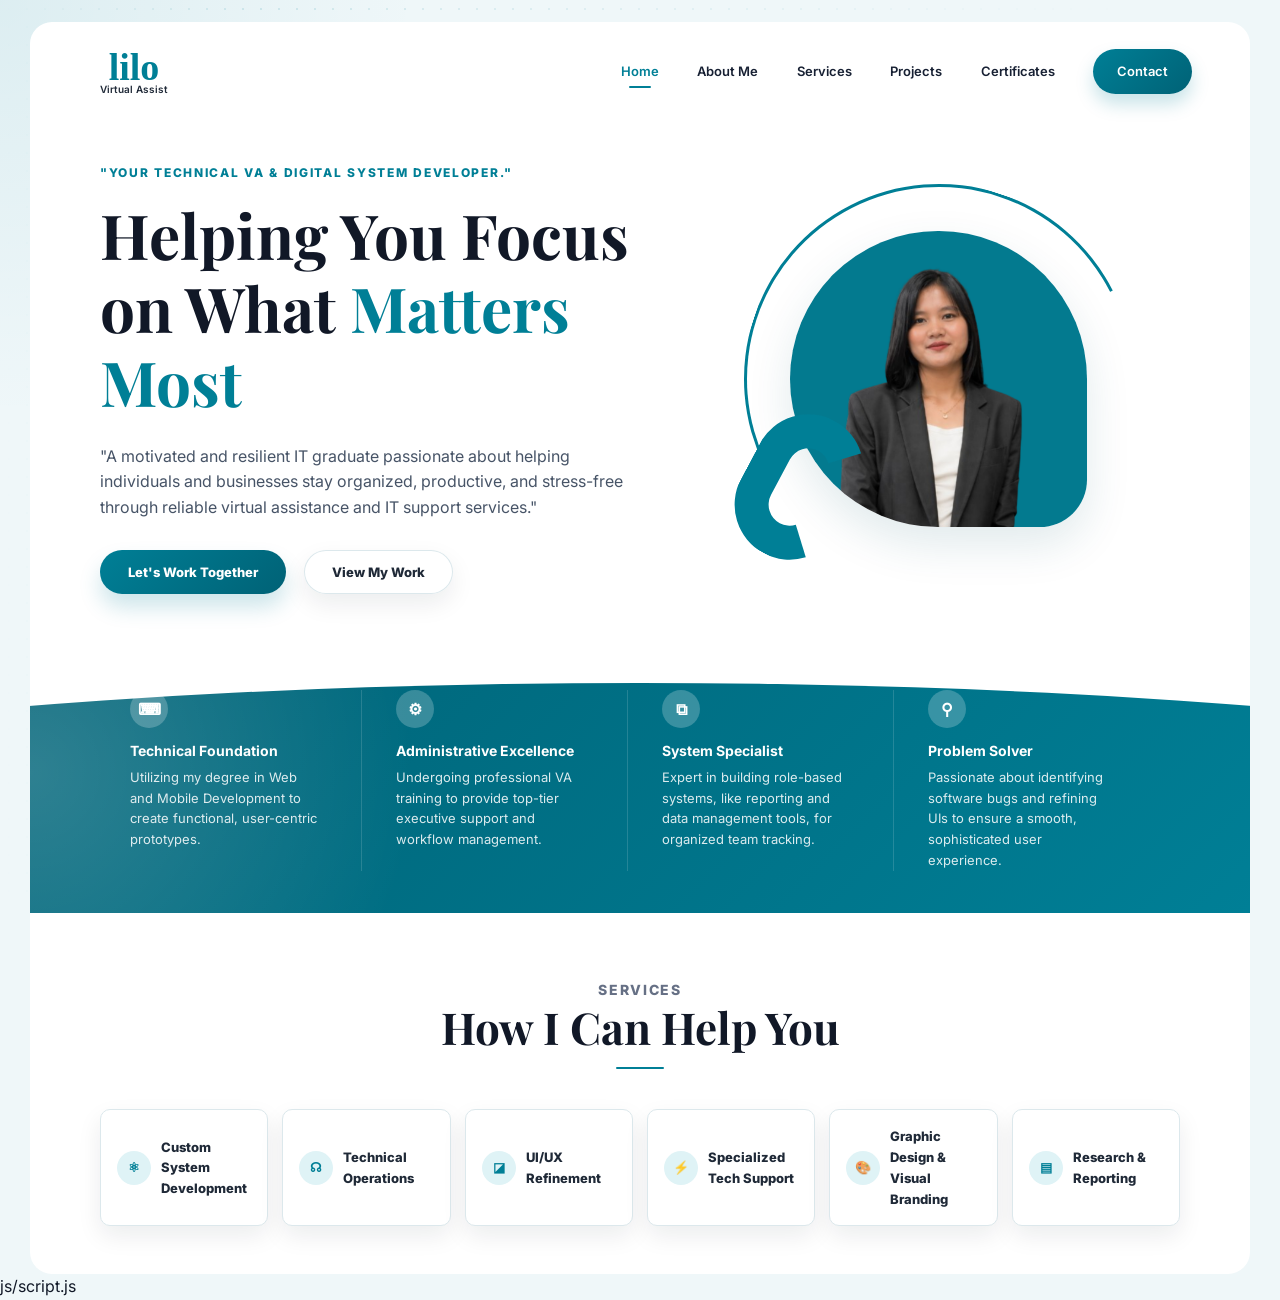
<file: index.html>
<!DOCTYPE html>
<html lang="en">
<head>
  <meta charset="UTF-8">
  <meta name="viewport" content="width=device-width, initial-scale=1.0">
  <title>Lilo Virtual Assist | Home</title>
<link rel="preconnect" href="https://fonts.googleapis.com">
  <link rel="preconnect" href="https://fonts.gstatic.com" crossorigin>
  <link href="https://fonts.googleapis.com/css2?family=Inter:wght@400;500;600;700&family=Playfair+Display:wght@600;700&display=swap" rel="stylesheet">
  <link rel="stylesheet" href="css/style.css">
</head>
<body>
  <header class="site-header">
    <nav class="navbar">
      <a href="index.html" class="logo" aria-label="Lilo Virtual Assist home">
        <span>lilo</span>
        <small>Virtual Assist</small>
      </a>
      <button class="nav-toggle" type="button" aria-label="Open menu" aria-expanded="false">
        <span></span>
        <span></span>
        <span></span>
      </button>
      <ul class="nav-links">
        <li><a href="index.html" class="active">Home</a></li>
        <li><a href="about.html">About Me</a></li>
        <li><a href="services.html">Services</a></li>
        <li><a href="projects.html">Projects</a></li>
        <li><a href="certificates.html">Certificates</a></li>
        <li><a href="contact.html" class="nav-contact">Contact</a></li>
      </ul>
    </nav>
  </header>

  <main>
    <section class="hero section-shell">
      <div class="hero-copy">
        <p class="eyebrow">"Your Technical VA & Digital System Developer."</p>
        <h1>Helping You Focus on What <span>Matters Most</span></h1>
        <p class="lead">"A motivated and resilient IT graduate passionate 
  about helping individuals and businesses stay organized, productive, 
  and stress-free through reliable virtual assistance and IT support services." </p>
        <div class="action-row">
          <a href="contact.html" class="btn btn-primary">Let's Work Together</a>
          <a href="projects.html" class="btn btn-light">View My Work</a>
        </div>
      </div>
      <div class="portrait-wrap hero-visual">
        <div class="ring ring-large"></div>
        <img src="images/about-workspace.jpg" alt="Laptop on an organized virtual assistant desk">
        <div class="loop-shape"></div>
      </div>
    </section>
    <!-- Trust Band Section -->
    <section class="trust-band">
      <div class="trust-item">
        <!-- ⌨ (Keyboard/Tech) representing your IT Degree & Development background -->
        <span class="icon">⌨</span>
        <strong>Technical Foundation</strong>
        <p>Utilizing my degree in Web and Mobile Development to create functional, user-centric prototypes.</p>
      </div>
      <div class="trust-item">
        <!-- ⚙ (Gear/Operations) representing VA Training & Workflow Management -->
        <span class="icon">⚙</span>
        <strong>Administrative Excellence</strong>
        <p>Undergoing professional VA training to provide top-tier executive support and workflow management.</p>
      </div>
      <div class="trust-item">
        <!-- ⧉ (Layers/System) representing Role-Based Systems & Organization -->
        <span class="icon">⧉</span>
        <strong>System Specialist</strong>
        <p>Expert in building role-based systems, like reporting and data management tools, for organized team tracking.</p>
      </div>
      <div class="trust-item">
        <!-- ⚲ (Search/Debug) representing Bug Fixing & UI Refinement -->
        <span class="icon">⚲</span>
        <strong>Problem Solver</strong>
        <p>Passionate about identifying software bugs and refining UIs to ensure a smooth, sophisticated user experience.</p>
      </div>
    </section>

    <!-- Services Preview Section -->
    <section class="services-preview section-shell">
      <div class="section-heading">
        <p class="eyebrow">Services</p>
        <h2>How I Can Help You</h2>
      </div>
      <div class="mini-services">
        <!-- ⚛ (Atom/Structure) for Development -->
        <a href="services.html" class="mini-card"><span>⚛</span>Custom System Development</a>
        
        <!-- ☊ (Support/Operations) for Technical Ops -->
        <a href="services.html" class="mini-card"><span>☊</span>Technical Operations</a>
        
        <!-- ◪ (Layout/Interface) for UI/UX -->
        <a href="services.html" class="mini-card"><span>◪</span>UI/UX Refinement</a>
        
        <!-- ⚡ (Fast/Specialized) for Tech Support & Hardware like Starlink -->
        <a href="services.html" class="mini-card"><span>⚡</span>Specialized Tech Support</a>
        
        <!-- 🎨 (Palette) for Graphic Design & Branding -->
        <a href="services.html" class="mini-card"><span>🎨</span>Graphic Design & Visual Branding</a>
        
        <!-- ▤ (Report/Document) for Data Research -->
        <a href="services.html" class="mini-card"><span>▤</span>Research &amp; Reporting</a>
      </div>
    </section>
  </main>
  <script src="js/script.js"></script>
</body>
</html>
js/script.js
</file>
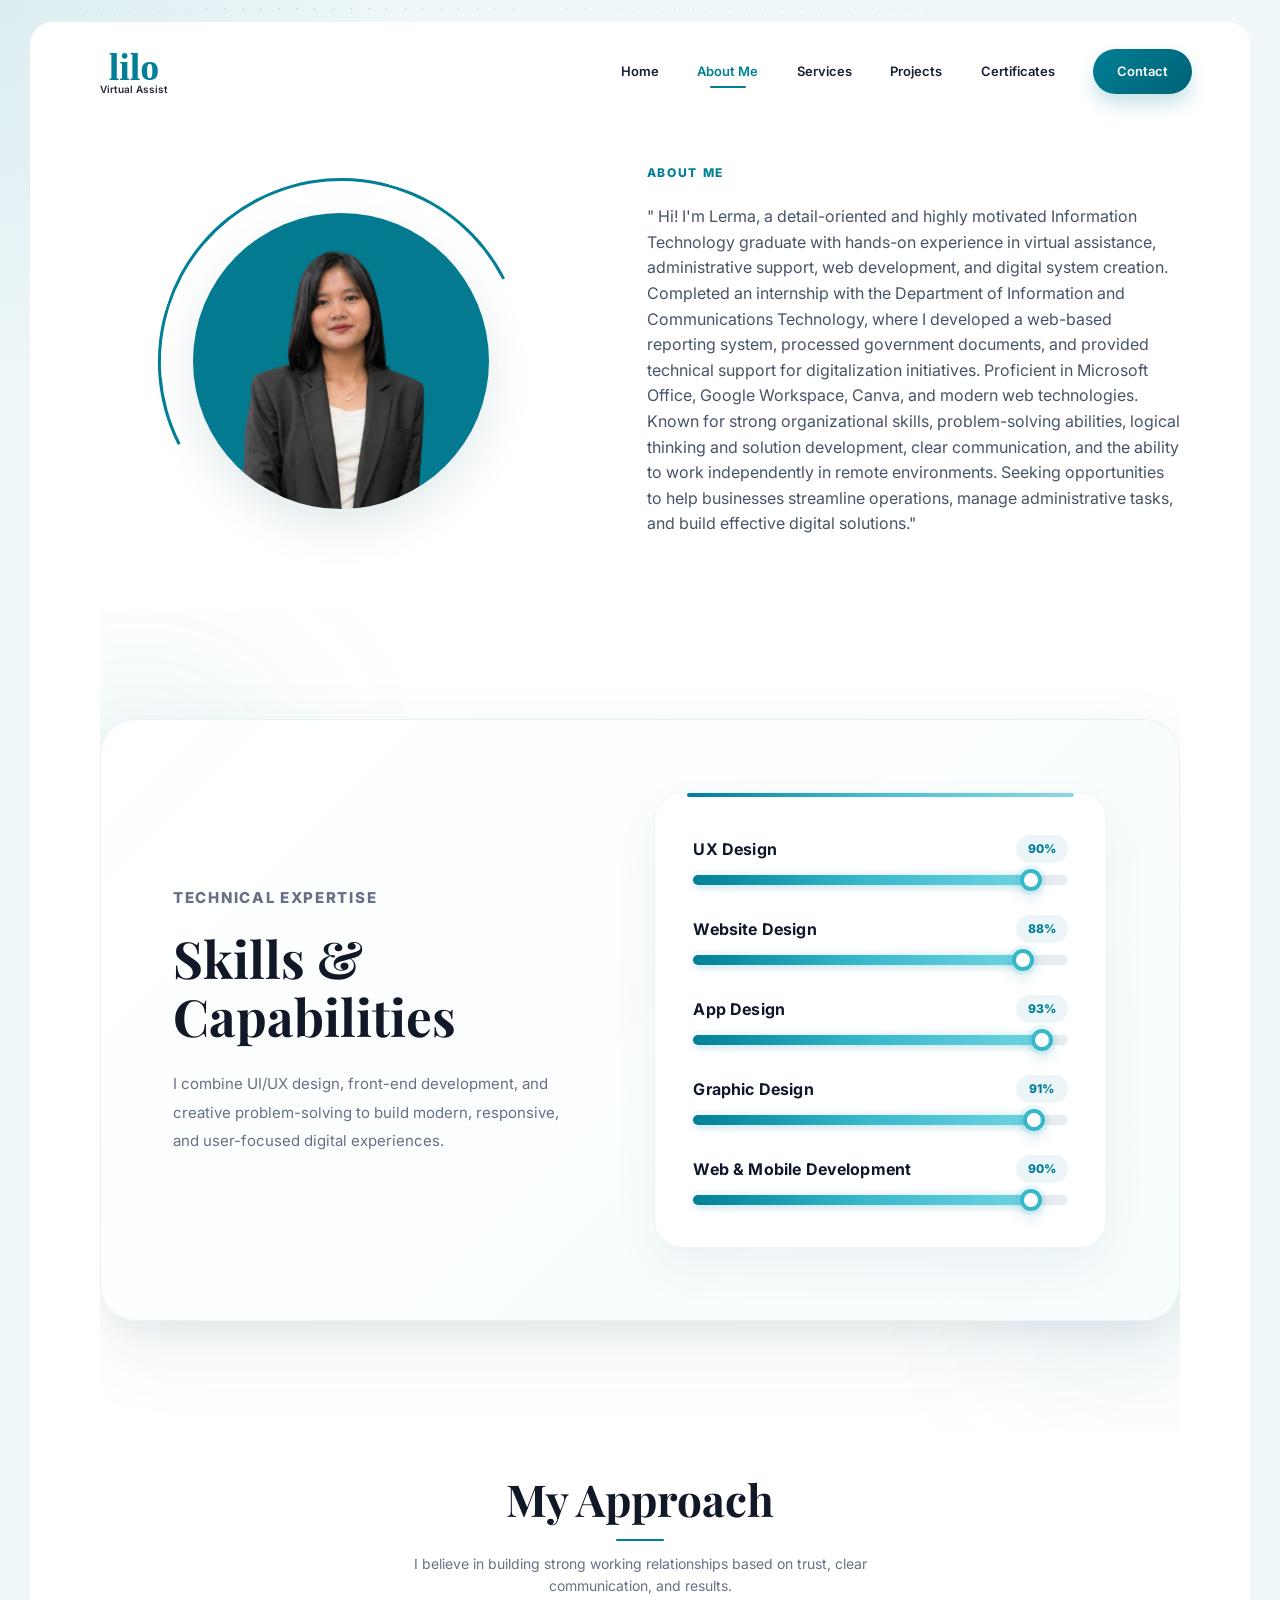
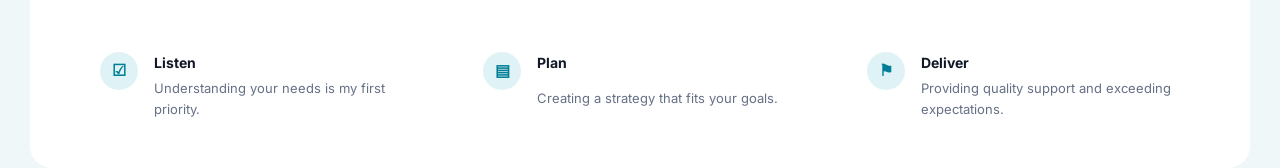
<file: about.html>
<!DOCTYPE html>
<html lang="en">
<head>
  <meta charset="UTF-8">
  <meta name="viewport" content="width=device-width, initial-scale=1.0">
  <title>Lilo Virtual Assist | About Me</title>
  <link rel="preconnect" href="https://fonts.googleapis.com">
  <link rel="preconnect" href="https://fonts.gstatic.com" crossorigin>
  <link href="https://fonts.googleapis.com/css2?family=Inter:wght@400;500;600;700&family=Playfair+Display:wght@600;700&display=swap" rel="stylesheet">
  <link rel="stylesheet" href="css/style.css">
</head>
<body>
  <header class="site-header">
    <nav class="navbar">
      <a href="index.html" class="logo"><span>lilo</span><small>Virtual Assist</small></a>
      <button class="nav-toggle" type="button" aria-label="Open menu" aria-expanded="false"><span></span><span></span><span></span></button>
      <ul class="nav-links">
        <li><a href="index.html">Home</a></li>
        <li><a href="about.html" class="active">About Me</a></li>
        <li><a href="services.html">Services</a></li>
        <li><a href="projects.html">Projects</a></li>
        <li><a href="certificates.html">Certificates</a></li>
        <li><a href="contact.html" class="nav-contact">Contact</a></li>
      </ul>
    </nav>
  </header>

  <main>
    <section class="about-hero section-shell">
      <div class="portrait-wrap about-visual">
        <div class="ring"></div>
        <img src="images/about-workspace.jpg" alt="Organized desk with laptop and flowers">
      </div>
      <div class="about-copy">
        <p class="eyebrow">About Me</p>
        <p>"      Hi! I'm Lerma, a detail-oriented and highly motivated Information Technology graduate with hands-on experience in virtual assistance, administrative support, web development, and digital system creation. Completed an internship with the Department of Information and Communications Technology, where I developed a web-based reporting system, processed government documents, and provided technical support for digitalization initiatives. Proficient in Microsoft Office, Google Workspace, Canva, and modern web technologies. Known for strong organizational skills, problem-solving
          abilities, logical thinking and solution development, clear communication, and the ability to work independently in remote environments. Seeking opportunities to help businesses streamline operations, manage administrative tasks, and build effective digital solutions."</p>
      </div>
    </section>
<!-- =========================
     SKILLS SECTION
     ========================= -->
<section class="skills-section section-shell">
    <div class="skills-layout">
      
      <!-- Left Content -->
      <div class="skills-intro">
        <p class="eyebrow">Technical Expertise</p>
        <h2>Skills & Capabilities</h2>
        <p>
          I combine UI/UX design, front-end development, and creative problem-solving
          to build modern, responsive, and user-focused digital experiences.
        </p>
      </div>

      <!-- Right Content -->
      <div class="skills-panel">

        <!-- Skill Item -->
        <div class="skill">
          <div class="skill-header">
            <h4>UX Design</h4>
            <span class="skill-percent">90%</span>
          </div>
          <div class="skill-bar">
            <span class="skill-progress" style="width: 90%;">
              <span class="skill-dot"></span>
            </span>
          </div>
        </div>

        <!-- Skill Item -->
        <div class="skill">
          <div class="skill-header">
            <h4>Website Design</h4>
            <span class="skill-percent">88%</span>
          </div>
          <div class="skill-bar">
            <span class="skill-progress" style="width: 88%;">
              <span class="skill-dot"></span>
            </span>
          </div>
        </div>

        <!-- Skill Item -->
        <div class="skill">
          <div class="skill-header">
            <h4>App Design</h4>
            <span class="skill-percent">93%</span>
          </div>
          <div class="skill-bar">
            <span class="skill-progress" style="width: 93%;">
              <span class="skill-dot"></span>
            </span>
          </div>
        </div>

        <!-- Skill Item -->
        <div class="skill">
          <div class="skill-header">
            <h4>Graphic Design</h4>
            <span class="skill-percent">91%</span>
          </div>
          <div class="skill-bar">
            <span class="skill-progress" style="width: 91%;">
              <span class="skill-dot"></span>
            </span>
          </div>
        </div>

        <!-- Skill Item -->
        <div class="skill">
          <div class="skill-header">
            <h4>Web & Mobile Development</h4>
            <span class="skill-percent">90%</span>
          </div>
          <div class="skill-bar">
            <span class="skill-progress" style="width: 90%;">
              <span class="skill-dot"></span>
            </span>
          </div>
        </div>

      </div>
    </div>
</section>
    <section class="approach section-shell">
      <div class="section-heading">
        <h2>My Approach</h2>
        <p>I believe in building strong working relationships based on trust, clear communication, and results.</p>
      </div>
      <div class="approach-grid">
        <article>
          <span class="icon">☑</span>
          <h3>Listen</h3>
          <p>Understanding your needs is my first priority.</p>
        </article>
        <article>
          <span class="icon">▤</span>
          <h3>Plan</h3>
          <p>Creating a strategy that fits your goals.</p>
        </article>
        <article>
          <span class="icon">⚑</span>
          <h3>Deliver</h3>
          <p>Providing quality support and exceeding expectations.</p>
        </article>
      </div>
    </section>
  </main>

  <script src="js/script.js"></script>
</body>
</html>
</file>
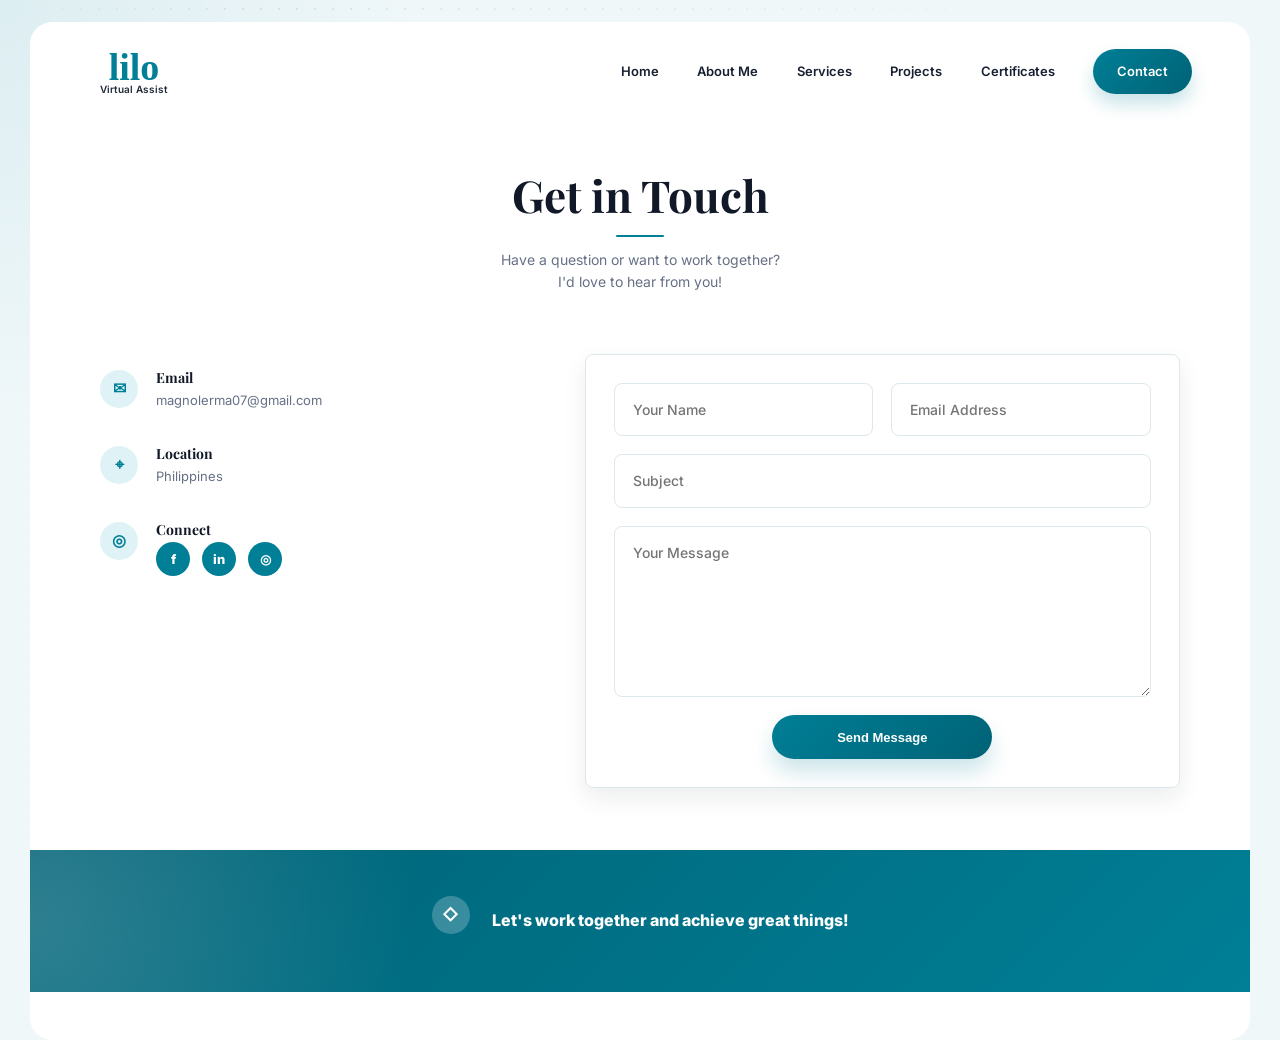
<file: contact.html>
<!DOCTYPE html>
<html lang="en">
<head>
  <meta charset="UTF-8">
  <meta name="viewport" content="width=device-width, initial-scale=1.0">
  <title>Lilo Virtual Assist | Contact</title>
  <link rel="preconnect" href="https://fonts.googleapis.com">
  <link rel="preconnect" href="https://fonts.gstatic.com" crossorigin>
  <link href="https://fonts.googleapis.com/css2?family=Inter:wght@400;500;600;700&family=Playfair+Display:wght@600;700&display=swap" rel="stylesheet">
  <link rel="stylesheet" href="css/style.css">
</head>
<body>
  <header class="site-header">
    <nav class="navbar">
      <a href="index.html" class="logo"><span>lilo</span><small>Virtual Assist</small></a>
      <button class="nav-toggle" type="button" aria-label="Open menu" aria-expanded="false"><span></span><span></span><span></span></button>
      <ul class="nav-links">
        <li><a href="index.html">Home</a></li>
        <li><a href="about.html">About Me</a></li>
        <li><a href="services.html">Services</a></li>
        <li><a href="projects.html">Projects</a></li>
        <li><a href="certificates.html">Certificates</a></li>
        <li><a href="contact.html" class="nav-contact active">Contact</a></li>
      </ul>
    </nav>
  </header>

  <main>
    <section class="page-title section-shell">
      <h1>Get in Touch</h1>
      <p>Have a question or want to work together?<br>I'd love to hear from you!</p>
    </section>

    <section class="contact-layout section-shell">
      <div class="contact-info">
        <article><span class="icon">✉</span><div><h2>Email</h2><p>magnolerma07@gmail.com</p></div></article>
        <!-- <article><span class="icon">☏</span><div><h2>Phone</h2><p>+63 912 345 6789</p></div></article> -->
        <article><span class="icon">⌖</span><div><h2>Location</h2><p>Philippines</p></div></article>
        <article><span class="icon">◎</span><div><h2>Connect</h2><p class="socials">
          <a href="https://web.facebook.com/profile.php?id=61566629198954" aria-label="Facebook">f</a>
          <a href="https://www.linkedin.com/in/lerma-magno/" aria-label="LinkedIn">in</a>
          <a href="https://www.instagram.com/lilovirtualassist/" aria-label="Instagram">◎</a></p></div></article>
      </div>

      <form class="contact-form" action="https://formsubmit.co/magnolerma07@gmail.com" method="POST">
        <input type="hidden" name="_subject" value="New message from Lilo Virtual Assist portfolio">
        <input type="hidden" name="_template" value="table">
        <input type="hidden" name="_captcha" value="false">
        <input type="text" name="_honey" autocomplete="off" tabindex="-1" hidden>
        <div class="form-row">
          <input type="text" name="name" placeholder="Your Name" required>
          <input type="email" name="email" placeholder="Email Address" required>
        </div>
        <input type="text" name="subject" placeholder="Subject" required>
        <textarea name="message" rows="7" placeholder="Your Message" required></textarea>
        <button type="submit" class="btn btn-primary">Send Message</button>
      </form>
    </section>

    <section class="footer-band">
      <span class="icon">◇</span>
      <p>Let's work together and achieve great things!</p>
    </section>
  </main>

  <div class="contact-success-modal" id="contactSuccessModal" hidden>
    <div class="contact-success-card" role="status" aria-live="polite">
      <span class="icon">OK</span>
      <h2>Request Submitted</h2>
      <p>Thank you for reaching out. Redirecting you to the home page...</p>
    </div>
  </div>

  <script src="js/script.js"></script>
</body>
</html>
</file>
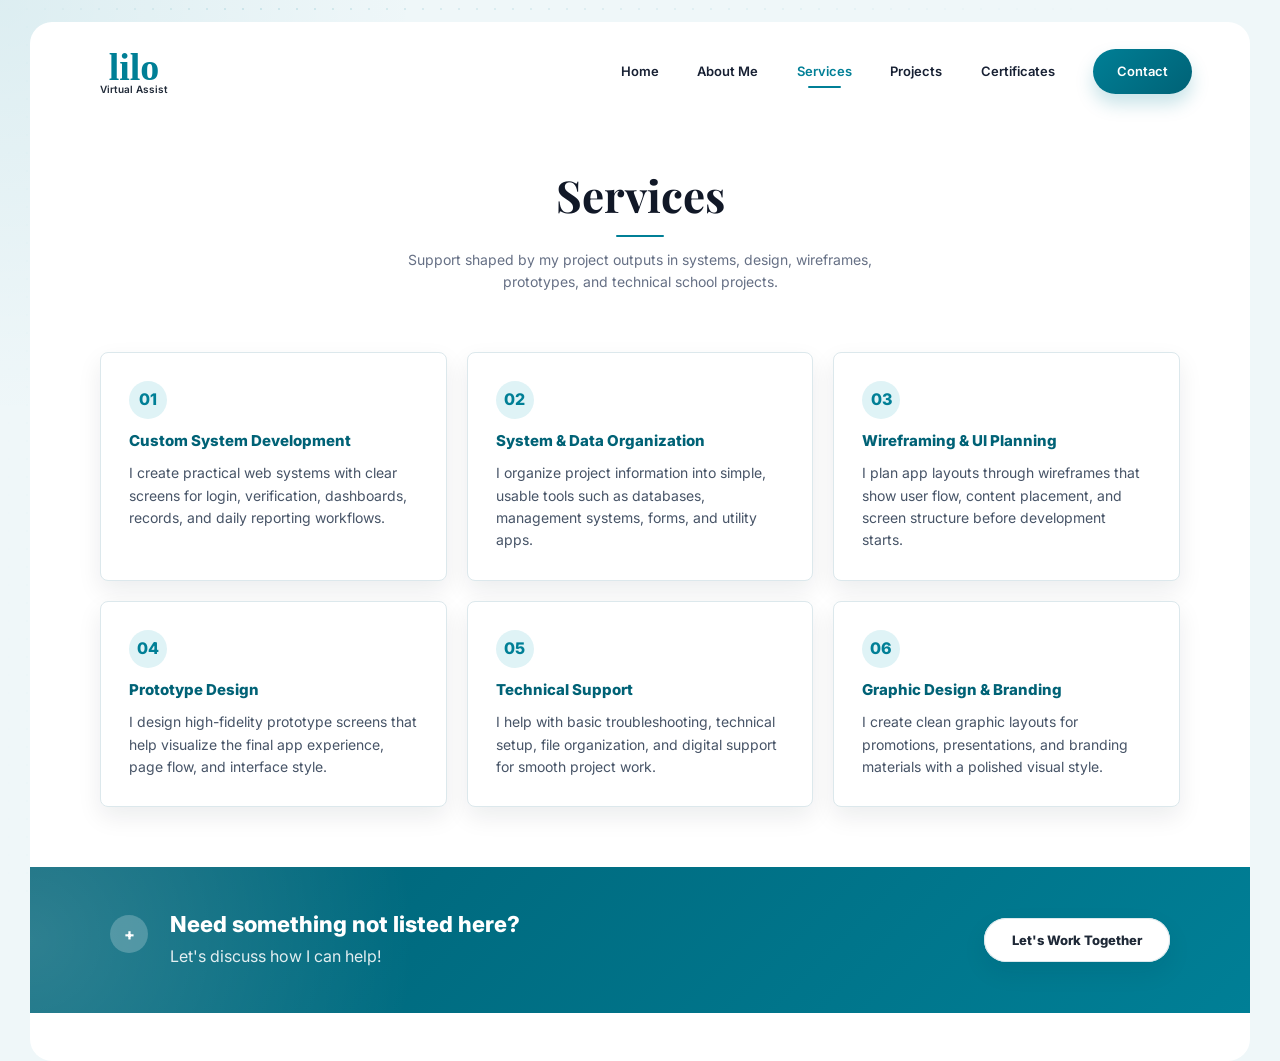
<file: services.html>
<!DOCTYPE html>
<html lang="en">
<head>
  <meta charset="UTF-8">
  <meta name="viewport" content="width=device-width, initial-scale=1.0">
  <title>Lilo Virtual Assist | Services</title>
  <link rel="preconnect" href="https://fonts.googleapis.com">
  <link rel="preconnect" href="https://fonts.gstatic.com" crossorigin>
  <link href="https://fonts.googleapis.com/css2?family=Inter:wght@400;500;600;700&family=Playfair+Display:wght@600;700&display=swap" rel="stylesheet">
  <link rel="stylesheet" href="css/style.css">
</head>
<body>
  <header class="site-header">
    <nav class="navbar">
      <a href="index.html" class="logo"><span>lilo</span><small>Virtual Assist</small></a>
      <button class="nav-toggle" type="button" aria-label="Open menu" aria-expanded="false"><span></span><span></span><span></span></button>
      <ul class="nav-links">
        <li><a href="index.html">Home</a></li>
        <li><a href="about.html">About Me</a></li>
        <li><a href="services.html" class="active">Services</a></li>
        <li><a href="projects.html">Projects</a></li>
        <li><a href="certificates.html">Certificates</a></li>
        <li><a href="contact.html" class="nav-contact">Contact</a></li>
      </ul>
    </nav>
  </header>

  <main>
    <section class="page-title section-shell">
      <h1>Services</h1>
      <p>Support shaped by my project outputs in systems, design, wireframes, prototypes, and technical school projects.</p>
    </section>

    <section class="service-grid section-shell">
      <article class="service-card">
        <span class="icon">01</span>
        <h2>Custom System Development</h2>
        <p>I create practical web systems with clear screens for login, verification, dashboards, records, and daily reporting workflows.</p>
      </article>

      <article class="service-card">
        <span class="icon">02</span>
        <h2>System &amp; Data Organization</h2>
        <p>I organize project information into simple, usable tools such as databases, management systems, forms, and utility apps.</p>
      </article>

      <article class="service-card">
        <span class="icon">03</span>
        <h2>Wireframing &amp; UI Planning</h2>
        <p>I plan app layouts through wireframes that show user flow, content placement, and screen structure before development starts.</p>
      </article>

      <article class="service-card">
        <span class="icon">04</span>
        <h2>Prototype Design</h2>
        <p>I design high-fidelity prototype screens that help visualize the final app experience, page flow, and interface style.</p>
      </article>

      <article class="service-card">
        <span class="icon">05</span>
        <h2>Technical Support</h2>
        <p>I help with basic troubleshooting, technical setup, file organization, and digital support for smooth project work.</p>
      </article>

      <article class="service-card">
        <span class="icon">06</span>
        <h2>Graphic Design &amp; Branding</h2>
        <p>I create clean graphic layouts for promotions, presentations, and branding materials with a polished visual style.</p>
      </article>
    </section>

    <section class="cta-band">
      <div>
        <span class="icon">+</span>
        <div>
          <h2>Need something not listed here?</h2>
          <p>Let's discuss how I can help!</p>
        </div>
      </div>
      <a href="contact.html" class="btn btn-white">Let's Work Together</a>
    </section>
  </main>

  <script src="js/script.js"></script>
</body>
</html>
</file>
<file: css/style.css>
:root {
  --teal: #007f96;
  --teal-dark: #006276;
  --teal-soft: #dff3f6;
  --ink: #111827;
  --muted: #667085;
  --line: #dce8ec;
  --page: #eff7f9;
  --white: #ffffff;
  --shadow: 0 18px 45px rgba(0, 80, 100, 0.12);
  --soft-shadow: 0 10px 25px rgba(17, 24, 39, 0.08);
}

* {
  box-sizing: border-box;
  margin: 0;
  padding: 0;
}

html {
  scroll-behavior: smooth;
}

body {
  min-height: 100vh;
  color: var(--ink);
  font-family: "Inter", Arial, sans-serif;
  line-height: 1.6;
  background:
    radial-gradient(circle at top left, rgba(0, 127, 150, 0.08), transparent 26rem),
    var(--page);
}

body::before {
  content: "";
  position: fixed;
  inset: 0;
  z-index: -1;
  background-image: radial-gradient(rgba(0, 127, 150, 0.12) 1px, transparent 1px);
  background-size: 18px 18px;
  mask-image: linear-gradient(90deg, transparent, black 20%, transparent 88%);
}

a {
  color: inherit;
  text-decoration: none;
}

img {
  display: block;
  max-width: 100%;
}

.site-header,
main {
  width: min(1220px, calc(100% - 32px));
  margin-inline: auto;
  background: var(--white);
}

.site-header {
  margin-top: 22px;
  padding: 26px 58px 0;
  border-radius: 22px 22px 0 0;
}

main {
  min-height: calc(100vh - 120px);
  padding-bottom: 48px;
  border-radius: 0 0 22px 22px;
  overflow: hidden;
}

.navbar {
  display: flex;
  align-items: center;
  justify-content: space-between;
  gap: 32px;
}

.logo {
  display: inline-flex;
  flex-direction: column;
  align-items: center;
  width: 92px;
  color: var(--teal);
  font-family: Georgia, "Times New Roman", serif;
  font-weight: 700;
  letter-spacing: 0;
  line-height: 1;
}

.logo span {
  font-size: 38px;
}

.logo small {
  margin-top: -2px;
  color: #1f2937;
  font: 600 10px/1.1 "Inter", Arial, sans-serif;
}

.nav-links {
  display: flex;
  align-items: center;
  gap: clamp(18px, 3vw, 48px);
  list-style: none;
}

.nav-links a {
  position: relative;
  display: inline-flex;
  align-items: center;
  min-height: 34px;
  color: #172033;
  font-size: 13px;
  font-weight: 600;
}

.nav-links a::after {
  content: "";
  position: absolute;
  right: 20%;
  bottom: 0;
  left: 20%;
  height: 2px;
  border-radius: 999px;
  background: transparent;
}

.nav-links a:hover,
.nav-links a.active {
  color: var(--teal);
}

.nav-links a.active::after {
  background: var(--teal);
}

.nav-links .nav-contact {
  min-height: auto;
  padding: 12px 24px;
  color: var(--white);
  border-radius: 999px;
  background: linear-gradient(135deg, var(--teal), var(--teal-dark));
  box-shadow: 0 10px 18px rgba(0, 127, 150, 0.22);
}

.nav-links .nav-contact::after {
  display: none;
}

.nav-links .nav-contact:hover,
.nav-links .nav-contact.active {
  color: var(--white);
}

.nav-toggle {
  display: none;
  width: 42px;
  height: 42px;
  border: 1px solid var(--line);
  border-radius: 12px;
  background: var(--white);
}

.nav-toggle span {
  display: block;
  width: 18px;
  height: 2px;
  margin: 4px auto;
  border-radius: 999px;
  background: var(--teal);
}

.section-shell {
  width: min(1080px, calc(100% - 64px));
  margin-inline: auto;
}

.hero,
.about-hero {
  display: grid;
  grid-template-columns: 1.05fr 0.95fr;
  align-items: center;
  gap: 64px;
  padding: 68px 0 42px;
}

.eyebrow {
  margin-bottom: 16px;
  color: var(--teal);
  font-size: 12px;
  font-weight: 800;
  letter-spacing: 1.7px;
  text-transform: uppercase;
}

h1,
h2 {
  font-family: "Playfair Display", Georgia, serif;
  line-height: 1.18;
  letter-spacing: 0;
}

h1 {
  max-width: 620px;
  font-size: clamp(38px, 5vw, 62px);
}

h1 span {
  color: var(--teal);
}

.lead {
  max-width: 530px;
  margin: 26px 0 30px;
  color: #475467;
  font-size: 16px;
}

.action-row {
  display: flex;
  flex-wrap: wrap;
  gap: 18px;
}

.btn {
  display: inline-flex;
  align-items: center;
  justify-content: center;
  min-height: 44px;
  padding: 0 28px;
  border: 0;
  border-radius: 999px;
  cursor: pointer;
  font-weight: 800;
  font-size: 13px;
  transition: transform 0.2s ease, box-shadow 0.2s ease, background 0.2s ease;
}

.btn:hover {
  transform: translateY(-2px);
}

.btn-primary {
  color: var(--white);
  background: linear-gradient(135deg, var(--teal), var(--teal-dark));
  box-shadow: 0 13px 22px rgba(0, 127, 150, 0.2);
}

.btn-light,
.btn-white {
  color: #1f2937;
  background: var(--white);
  box-shadow: inset 0 0 0 1px var(--line), var(--soft-shadow);
}

.portrait-wrap {
  position: relative;
  justify-self: center;
  width: min(390px, 88vw);
  aspect-ratio: 1;
}

.portrait-wrap img {
  position: absolute;
  inset: 12%;
  width: 76%;
  height: 76%;
  object-fit: cover;
  border-radius: 50%;
  box-shadow: var(--shadow);
}

.hero-visual img {
  border-radius: 50% 50% 16% 50%;
}

.ring {
  position: absolute;
  inset: 3%;
  border: 3px solid transparent;
  border-top-color: var(--teal);
  border-left-color: var(--teal);
  border-radius: 50%;
  transform: rotate(18deg);
}

.ring-large {
  inset: 0;
}

.loop-shape {
  position: absolute;
  left: 0;
  bottom: 3%;
  width: 110px;
  height: 150px;
  border: 34px solid var(--teal);
  border-right-color: transparent;
  border-radius: 999px;
  transform: rotate(28deg);
}

.trust-band,
.cta-band,
.footer-band {
  color: var(--white);
  background:
    radial-gradient(circle at left, rgba(255, 255, 255, 0.18), transparent 24rem),
    linear-gradient(135deg, var(--teal-dark), var(--teal));
}

.trust-band {
  display: grid;
  grid-template-columns: repeat(4, 1fr);
  gap: 24px;
  margin-top: -4px;
  padding: 58px clamp(28px, 8vw, 90px) 42px;
  clip-path: ellipse(115% 82% at 50% 100%);
}

.trust-item {
  min-height: 112px;
  padding-inline: 10px;
  border-right: 1px solid rgba(255, 255, 255, 0.14);
}

.trust-item:last-child {
  border-right: 0;
}

.icon {
  display: inline-grid;
  place-items: center;
  width: 38px;
  height: 38px;
  margin-bottom: 12px;
  color: var(--teal);
  border-radius: 50%;
  background: var(--teal-soft);
  font-weight: 800;
}

.trust-item .icon,
.cta-band .icon,
.footer-band .icon {
  color: var(--white);
  background: rgba(255, 255, 255, 0.22);
}

.trust-item strong {
  display: block;
  margin-bottom: 4px;
  font-size: 14px;
}

.trust-item p {
  max-width: 190px;
  color: rgba(255, 255, 255, 0.86);
  font-size: 13px;
}

.services-preview {
  padding-top: 38px;
}

.section-heading,
.page-title {
  text-align: center;
}

.section-heading h2,
.page-title h1 {
  position: relative;
  display: inline-block;
  font-size: clamp(30px, 4vw, 44px);
}

.section-heading h2::after,
.page-title h1::after {
  content: "";
  position: absolute;
  left: 50%;
  bottom: -16px;
  width: 48px;
  height: 2px;
  border-radius: 999px;
  background: var(--teal);
  transform: translateX(-50%);
}

.page-title {
  padding-top: 74px;
}

.page-title p,
.section-heading p {
  max-width: 520px;
  margin: 28px auto 0;
  color: var(--muted);
  font-size: 14px;
}

.mini-services {
  display: grid;
  grid-template-columns: repeat(6, 1fr);
  gap: 14px;
  margin-top: 56px;
}

.mini-card,
.service-card,
.project-card,
.cert-card,
.contact-form {
  border: 1px solid var(--line);
  background: var(--white);
  box-shadow: var(--soft-shadow);
}

.mini-card {
  display: flex;
  align-items: center;
  gap: 10px;
  min-height: 88px;
  padding: 16px;
  border-radius: 10px;
  color: #1f2937;
  font-size: 13px;
  font-weight: 800;
}

.mini-card span {
  display: inline-grid;
  place-items: center;
  flex: 0 0 34px;
  width: 34px;
  height: 34px;
  color: var(--teal);
  border-radius: 50%;
  background: var(--teal-soft);
}

.about-hero {
  grid-template-columns: 0.95fr 1.05fr;
  padding-bottom: 50px;
}

.about-copy h1 {
  font-size: clamp(34px, 4vw, 48px);
}

.about-copy p:not(.eyebrow) {
  max-width: 560px;
  margin: 22px 0;
  color: #475467;
}

.stats {
  display: grid;
  grid-template-columns: repeat(4, 1fr);
  gap: 22px;
  margin-top: 18px;
  padding: 26px 32px;
  border-radius: 14px;
  background: #f3f9fb;
}

.stats div {
  text-align: center;
}

.stats strong {
  display: block;
  color: var(--teal);
  font-size: 34px;
  line-height: 1;
}

.stats span {
  color: #475467;
  font-size: 13px;
}

.approach {
  padding-top: 42px;
}

.approach-grid {
  display: grid;
  grid-template-columns: repeat(3, 1fr);
  gap: 70px;
  margin-top: 54px;
}

.approach-grid article {
  display: grid;
  grid-template-columns: auto 1fr;
  column-gap: 16px;
  align-items: start;
}

.approach-grid .icon {
  grid-row: span 2;
}

.approach-grid h3,
.contact-info h2 {
  margin-bottom: 4px;
  font-size: 14px;
}

.approach-grid p,
.contact-info p {
  color: var(--muted);
  font-size: 13px;
}

.service-grid,
.projects-grid,
.cert-grid {
  display: grid;
  gap: 20px;
  margin-top: 58px;
}

.service-grid {
  grid-template-columns: repeat(3, 1fr);
}

.service-card {
  min-height: 180px;
  padding: 28px;
  border-radius: 8px;
}

.service-card h2,
.project-card h2,
.cert-card h2 {
  margin-bottom: 12px;
  color: var(--teal-dark);
  font: 800 15px/1.3 "Inter", Arial, sans-serif;
}

.service-card p,
.cert-card p {
  color: #475467;
  font-size: 14px;
}

.cta-band {
  display: flex;
  align-items: center;
  justify-content: space-between;
  gap: 24px;
  margin-top: 60px;
  padding: 44px clamp(32px, 8vw, 80px);
}

.cta-band > div {
  display: flex;
  align-items: center;
  gap: 22px;
}

.cta-band h2 {
  font: 800 22px/1.2 "Inter", Arial, sans-serif;
}

.cta-band p {
  margin-top: 6px;
  color: rgba(255, 255, 255, 0.88);
}

.project-filter {
  display: grid;
  grid-template-columns: 0.5fr repeat(4, 1fr);
  gap: 18px;
  margin-top: 62px;
  align-items: center;
}

.filter-btn {
  min-height: 42px;
  border: 0;
  border-radius: 999px;
  color: #475467;
  background: transparent;
  cursor: pointer;
  font-weight: 700;
}

.filter-btn.active {
  color: var(--white);
  background: var(--teal);
}

.projects-grid {
  grid-template-columns: repeat(3, 1fr);
}

.project-card {
  overflow: hidden;
  border-radius: 8px;
}

.project-card[hidden] {
  display: none;
}

.project-card > img {
  width: 100%;
  height: 190px;
  object-fit: cover;
}

.project-card > div:not(.carousel) {
  padding: 18px;
}

.project-card p {
  margin-bottom: 14px;
  color: #475467;
  font-size: 13px;
}

.project-card span,
.cert-card span {
  display: inline-flex;
  padding: 7px 10px;
  color: var(--teal);
  border-radius: 4px;
  background: #eef9fb;
  font-size: 12px;
  font-weight: 800;
}

.project-carousel {
  display: flex;
  flex-direction: column;
}

.carousel {
  position: relative;
  display: grid;
  place-items: center;
  height: 230px;
  overflow: hidden;
  border-bottom: 1px solid var(--line);
  background: #f7fbfc;
}

.carousel-slide {
  display: none;
  width: 100%;
  height: 100%;
  object-fit: contain;
  padding: 10px;
  cursor: zoom-in;
}

.carousel-slide.active {
  display: block;
}

.carousel-btn {
  position: absolute;
  top: 50%;
  display: inline-grid;
  place-items: center;
  width: 34px;
  height: 34px;
  border: 0;
  border-radius: 50%;
  color: var(--white);
  background: rgba(0, 98, 118, 0.82);
  cursor: pointer;
  font-size: 24px;
  line-height: 1;
  transform: translateY(-50%);
}

.carousel-btn:hover {
  background: var(--teal);
}

.carousel-btn.prev {
  left: 12px;
}

.carousel-btn.next {
  right: 12px;
}

.project-card-body {
  flex: 1;
}

.center-action {
  margin-top: 44px;
  text-align: center;
}

.cert-grid {
  grid-template-columns: repeat(3, 1fr);
}

.cert-card {
  display: flex;
  flex-direction: column;
  padding: 16px;
  border-radius: 6px;
}

.cert-image {
  display: block;
  height: 180px;
  margin-bottom: 18px;
  overflow: hidden;
  border: 1px solid var(--line);
  border-radius: 4px;
  background: #f7fbfc;
  box-shadow: inset 0 0 0 1px rgba(17, 24, 39, 0.04);
}

.cert-image img {
  width: 100%;
  height: 100%;
  object-fit: contain;
  padding: 8px;
  transition: transform 0.2s ease;
}

.cert-image:hover img {
  transform: scale(1.03);
}

.certificate-modal {
  position: fixed;
  inset: 0;
  z-index: 100;
  display: grid;
  place-items: center;
  padding: 28px;
  background: rgba(17, 24, 39, 0.72);
}

.certificate-modal[hidden] {
  display: none;
}

.certificate-modal-content {
  position: relative;
  width: min(920px, 100%);
  max-height: min(86vh, 960px);
  padding: 18px;
  border-radius: 8px;
  background: var(--white);
  box-shadow: 0 24px 70px rgba(17, 24, 39, 0.32);
}

.certificate-modal-content img {
  width: 100%;
  max-height: calc(86vh - 36px);
  object-fit: contain;
}

.project-modal-content {
  display: grid;
  place-items: center;
}

.modal-carousel-btn {
  position: absolute;
  top: 50%;
  z-index: 1;
  display: inline-grid;
  place-items: center;
  width: 42px;
  height: 42px;
  border: 0;
  border-radius: 50%;
  color: var(--white);
  background: rgba(0, 98, 118, 0.86);
  cursor: pointer;
  font-size: 30px;
  line-height: 1;
  transform: translateY(-50%);
}

.modal-carousel-btn:hover {
  background: var(--teal);
}

.modal-carousel-btn:disabled {
  display: none;
}

.modal-prev {
  left: 18px;
}

.modal-next {
  right: 18px;
}

.certificate-modal-close {
  position: absolute;
  top: 10px;
  right: 10px;
  z-index: 1;
  display: inline-grid;
  place-items: center;
  width: 36px;
  height: 36px;
  border: 0;
  border-radius: 50%;
  color: var(--white);
  background: var(--teal-dark);
  cursor: pointer;
  font-size: 18px;
  font-weight: 800;
  line-height: 1;
}

.certificate-modal-close:hover {
  background: var(--teal);
}

.cert-image.gold {
  border-color: #c99635;
  background: #fffaf0;
}

.cert-image.blue {
  border-color: #5b9ec4;
  background: #f2f9ff;
}

.cert-image.cream {
  border-color: #efdfbd;
  background: #fffdf7;
}

.cert-image.teal {
  border-color: #7cc8cf;
  background: #f0fbfc;
}

.learning-note {
  display: flex;
  align-items: center;
  gap: 22px;
  margin-top: 70px;
  padding: 32px 70px;
  border-radius: 10px;
  background: #eaf7fa;
}

.learning-note h2 {
  margin-bottom: 6px;
  color: var(--teal-dark);
  font: 800 18px/1.3 "Inter", Arial, sans-serif;
}

.learning-note p {
  color: #475467;
}

.contact-layout {
  display: grid;
  grid-template-columns: 0.9fr 1.25fr;
  gap: 56px;
  align-items: start;
  margin-top: 60px;
}

.contact-info {
  display: grid;
  gap: 26px;
  padding-top: 16px;
}

.contact-info article {
  display: grid;
  grid-template-columns: auto 1fr;
  gap: 18px;
}

.socials {
  display: flex;
  gap: 12px;
}

.socials a {
  display: inline-grid;
  place-items: center;
  width: 34px;
  height: 34px;
  color: var(--white);
  border-radius: 50%;
  background: var(--teal);
  font-weight: 800;
}

.contact-form {
  display: grid;
  gap: 18px;
  padding: 28px;
  border-radius: 8px;
}

.form-row {
  display: grid;
  grid-template-columns: 1fr 1fr;
  gap: 18px;
}

input,
textarea {
  width: 100%;
  border: 1px solid var(--line);
  border-radius: 8px;
  padding: 16px 18px;
  color: var(--ink);
  font: 500 14px/1.4 "Inter", Arial, sans-serif;
  outline: none;
}

textarea {
  resize: vertical;
}

input:focus,
textarea:focus {
  border-color: var(--teal);
  box-shadow: 0 0 0 4px rgba(0, 127, 150, 0.1);
}

.contact-form .btn {
  justify-self: center;
  min-width: 220px;
}

.contact-form .btn:disabled {
  cursor: wait;
  opacity: 0.72;
  transform: none;
}

.contact-success-modal {
  position: fixed;
  inset: 0;
  z-index: 110;
  display: grid;
  place-items: center;
  padding: 24px;
  background: rgba(17, 24, 39, 0.68);
}

.contact-success-modal[hidden] {
  display: none;
}

.contact-success-card {
  width: min(420px, 100%);
  padding: 34px 28px;
  border-radius: 10px;
  background: var(--white);
  box-shadow: 0 24px 70px rgba(17, 24, 39, 0.28);
  text-align: center;
}

.contact-success-card .icon {
  margin-bottom: 18px;
  color: var(--white);
  background: var(--teal);
}

.contact-success-card h2 {
  margin-bottom: 10px;
  color: var(--teal-dark);
  font: 800 22px/1.25 "Inter", Arial, sans-serif;
}

.contact-success-card p {
  color: #475467;
  font-size: 14px;
}

.footer-band {
  display: flex;
  align-items: center;
  justify-content: center;
  gap: 22px;
  margin-top: 62px;
  padding: 46px 24px;
  font-weight: 800;
}

@media (max-width: 980px) {
  .site-header {
    padding: 20px 24px 0;
  }

  .nav-toggle {
    display: block;
  }

  .nav-links {
    position: absolute;
    top: 96px;
    right: 32px;
    z-index: 10;
    display: none;
    width: min(320px, calc(100% - 64px));
    padding: 20px;
    border: 1px solid var(--line);
    border-radius: 14px;
    background: var(--white);
    box-shadow: var(--shadow);
  }

  .nav-links.open {
    display: grid;
    gap: 10px;
  }

  .hero,
  .about-hero,
  .contact-layout {
    grid-template-columns: 1fr;
  }

  .about-hero .about-visual {
    order: 2;
  }

  .trust-band,
  .stats,
  .service-grid,
  .projects-grid,
  .cert-grid,
  .approach-grid {
    grid-template-columns: repeat(2, 1fr);
  }

  .mini-services {
    grid-template-columns: repeat(3, 1fr);
  }

  .project-filter {
    grid-template-columns: repeat(3, 1fr);
  }
}

@media (max-width: 680px) {
  .site-header,
  main {
    width: calc(100% - 18px);
  }

  .section-shell {
    width: calc(100% - 32px);
  }

  .hero,
  .about-hero,
  .page-title {
    padding-top: 44px;
  }

  h1 {
    font-size: 38px;
  }

  .trust-band,
  .stats,
  .service-grid,
  .projects-grid,
  .cert-grid,
  .approach-grid,
  .mini-services,
  .project-filter,
  .form-row {
    grid-template-columns: 1fr;
  }

  .trust-band {
    clip-path: none;
    padding-top: 36px;
  }

  .trust-item {
    border-right: 0;
    border-bottom: 1px solid rgba(255, 255, 255, 0.14);
  }

  .trust-item:last-child {
    border-bottom: 0;
  }

  .cta-band,
  .learning-note,
  .footer-band {
    flex-direction: column;
    align-items: flex-start;
    text-align: left;
  }

  .contact-form .btn {
    width: 100%;
  }
}

/* =========================================================
   SKILLS SECTION - SENIOR FRONT-END DEVELOPER DESIGN
   Premium container card with modern progress bars
   ========================================================= */

.skills-section {
  position: relative;
  padding: 110px 0;
  overflow: hidden;
}

/* Decorative background shapes */
.skills-section::before,
.skills-section::after {
  content: "";
  position: absolute;
  border-radius: 50%;
  filter: blur(90px);
  z-index: 0;
  pointer-events: none;
}

.skills-section::before {
  top: 60px;
  left: -100px;
  width: 280px;
  height: 280px;
  background: rgba(0, 127, 150, 0.08);
}

.skills-section::after {
  right: -80px;
  bottom: 40px;
  width: 240px;
  height: 240px;
  background: rgba(0, 127, 150, 0.06);
}

/* Main premium card */
.skills-layout {
  position: relative;
  z-index: 1;
  display: grid;
  grid-template-columns: 0.95fr 1.05fr;
  gap: 72px;
  align-items: center;
  padding: 72px;
  border: 1px solid rgba(0, 127, 150, 0.08);
  border-radius: 36px;
  background:
    linear-gradient(135deg, rgba(255, 255, 255, 0.98), rgba(247, 252, 253, 0.96));
  box-shadow:
    0 30px 80px rgba(0, 80, 100, 0.08),
    0 12px 32px rgba(17, 24, 39, 0.05);
  backdrop-filter: blur(8px);
}

/* ==========================================
   LEFT SIDE CONTENT
   ========================================== */
.skills-intro {
  position: relative;
}

.skills-intro .eyebrow {
  margin-bottom: 16px;
}

.skills-intro h2 {
  margin-bottom: 24px;
  color: var(--ink);
  font-size: clamp(38px, 4vw, 54px);
  line-height: 1.15;
}

.skills-intro p {
  max-width: 470px;
  color: var(--muted);
  font-size: 15px;
  line-height: 1.9;
}

/* Optional stat badges */
.skills-intro::after {
  /* content: "5+ Years Experience"; */
  display: inline-flex;
  align-items: center;
  margin-top: 28px;
  padding: 12px 20px;
  border: 1px solid rgba(0, 127, 150, 0.12);
  border-radius: 999px;
  color: var(--teal);
  background: rgba(0, 127, 150, 0.05);
  font-size: 12px;
  font-weight: 800;
  letter-spacing: 0.08em;
  text-transform: uppercase;
}

/* ==========================================
   RIGHT PANEL
   ========================================== */
.skills-panel {
  position: relative;
  padding: 42px 38px;
  border: 1px solid rgba(0, 127, 150, 0.08);
  border-radius: 28px;
  background: var(--white);
  box-shadow:
    inset 0 1px 0 rgba(255, 255, 255, 0.9),
    0 20px 45px rgba(0, 80, 100, 0.06);
}

/* Light accent strip */
.skills-panel::before {
  content: "";
  position: absolute;
  top: 0;
  left: 32px;
  right: 32px;
  height: 4px;
  border-radius: 999px;
  background: linear-gradient(
    90deg,
    var(--teal),
    #4bbfd2,
    #8bd8e3
  );
}

/* ==========================================
   SKILL ITEM
   ========================================== */
.skill {
  margin-bottom: 30px;
}

.skill:last-child {
  margin-bottom: 0;
}

/* Header */
.skill-header {
  display: flex;
  align-items: center;
  justify-content: space-between;
  gap: 16px;
  margin-bottom: 12px;
}

.skill-header h4 {
  margin: 0;
  color: #0f172a;
  font: 700 16px/1.3 "Inter", Arial, sans-serif;
  letter-spacing: 0.01em;
}

/* Percentage badge */
.skill-percent {
  display: inline-flex;
  align-items: center;
  justify-content: center;
  min-width: 52px;
  height: 28px;
  padding: 0 10px;
  border-radius: 999px;
  color: var(--teal);
  background: rgba(0, 127, 150, 0.08);
  font-size: 12px;
  font-weight: 800;
}

/* ==========================================
   PROGRESS BAR
   ========================================== */
.skill-bar {
  position: relative;
  width: 100%;
  height: 10px;
  border-radius: 999px;
  background: #e7edf0;
  overflow: visible;
}

/* Animated fill */
.skill-progress {
  position: relative;
  display: block;
  height: 100%;
  border-radius: inherit;
  background: linear-gradient(
    90deg,
    var(--teal),
    #37b8ca,
    #6fd5e2
  );
  box-shadow:
    0 2px 8px rgba(0, 127, 150, 0.18),
    0 0 12px rgba(55, 184, 202, 0.12);
  animation: skillLoad 1.2s ease both;
}

/* Marker dot */
.skill-dot {
  position: absolute;
  top: 50%;
  right: -11px;
  width: 22px;
  height: 22px;
  border: 4px solid #37b8ca;
  border-radius: 50%;
  background: var(--white);
  box-shadow:
    0 0 0 4px rgba(55, 184, 202, 0.10),
    0 6px 14px rgba(0, 127, 150, 0.18);
  transform: translateY(-50%);
  transition: transform 0.25s ease, box-shadow 0.25s ease;
}

/* Hover effect */
.skill:hover .skill-dot {
  transform: translateY(-50%) scale(1.08);
  box-shadow:
    0 0 0 6px rgba(55, 184, 202, 0.12),
    0 10px 20px rgba(0, 127, 150, 0.22);
}

.skill:hover .skill-progress {
  filter: brightness(1.03);
}

/* Progress animation */
@keyframes skillLoad {
  from {
    width: 0 !important;
  }
}

/* ==========================================
   RESPONSIVE
   ========================================== */
@media (max-width: 980px) {
  .skills-layout {
    grid-template-columns: 1fr;
    gap: 44px;
    padding: 50px 40px;
  }

  .skills-intro p {
    max-width: 100%;
  }

  .skills-panel {
    padding: 34px 28px;
  }
}

@media (max-width: 680px) {
  .skills-section {
    padding: 80px 0;
  }

  .skills-layout {
    gap: 34px;
    padding: 34px 22px;
    border-radius: 24px;
  }

  .skills-intro h2 {
    font-size: clamp(30px, 8vw, 40px);
  }

  .skills-panel {
    padding: 26px 20px;
    border-radius: 20px;
  }

  .skill {
    margin-bottom: 24px;
  }

  .skill-header h4 {
    font-size: 15px;
  }

  .skill-percent {
    min-width: 46px;
    height: 26px;
    font-size: 11px;
  }

  .skill-dot {
    width: 18px;
    height: 18px;
    right: -9px;
    border-width: 3px;
  }
}
</file>
